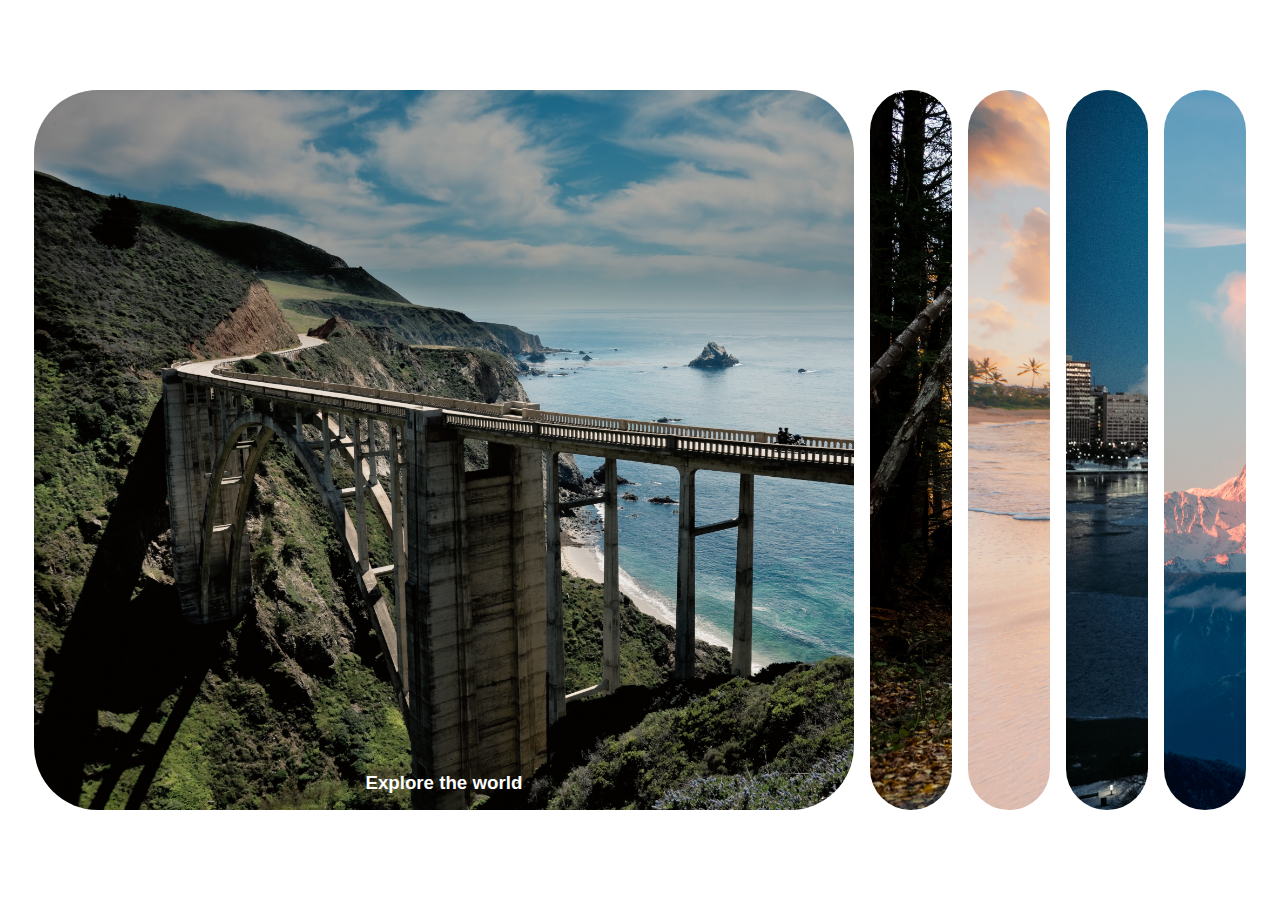
<file: 01_expanding_card/index.html>
<!DOCTYPE html>
<html lang="en">
  <head>
    <meta charset="UTF-8" />
    <meta http-equiv="X-UA-Compatible" content="IE=edge" />
    <meta name="viewport" content="width=device-width, initial-scale=1.0" />
    <title>Expandable cards</title>
    <link rel="stylesheet" href="style.css" />
    <script src="script.js" defer></script>
  </head>
  <body>
    <div class="container">
      <div class="card active" style="background-image: url(./img/1.jpeg)">
        <h3>Explore the world</h3>
      </div>
      <div class="card" style="background-image: url(./img/2.jpeg)">
        <h3>Wild forest</h3>
      </div>
      <div class="card" style="background-image: url(./img/3.jpeg)">
        <h3>Sunny beach</h3>
      </div>
      <div class="card" style="background-image: url(./img/4.jpeg)">
        <h3>City in winter</h3>
      </div>
      <div class="card" style="background-image: url(./img/5.jpeg)">
        <h3>Mountains and clouds</h3>
      </div>
    </div>
  </body>
</html>
</file>
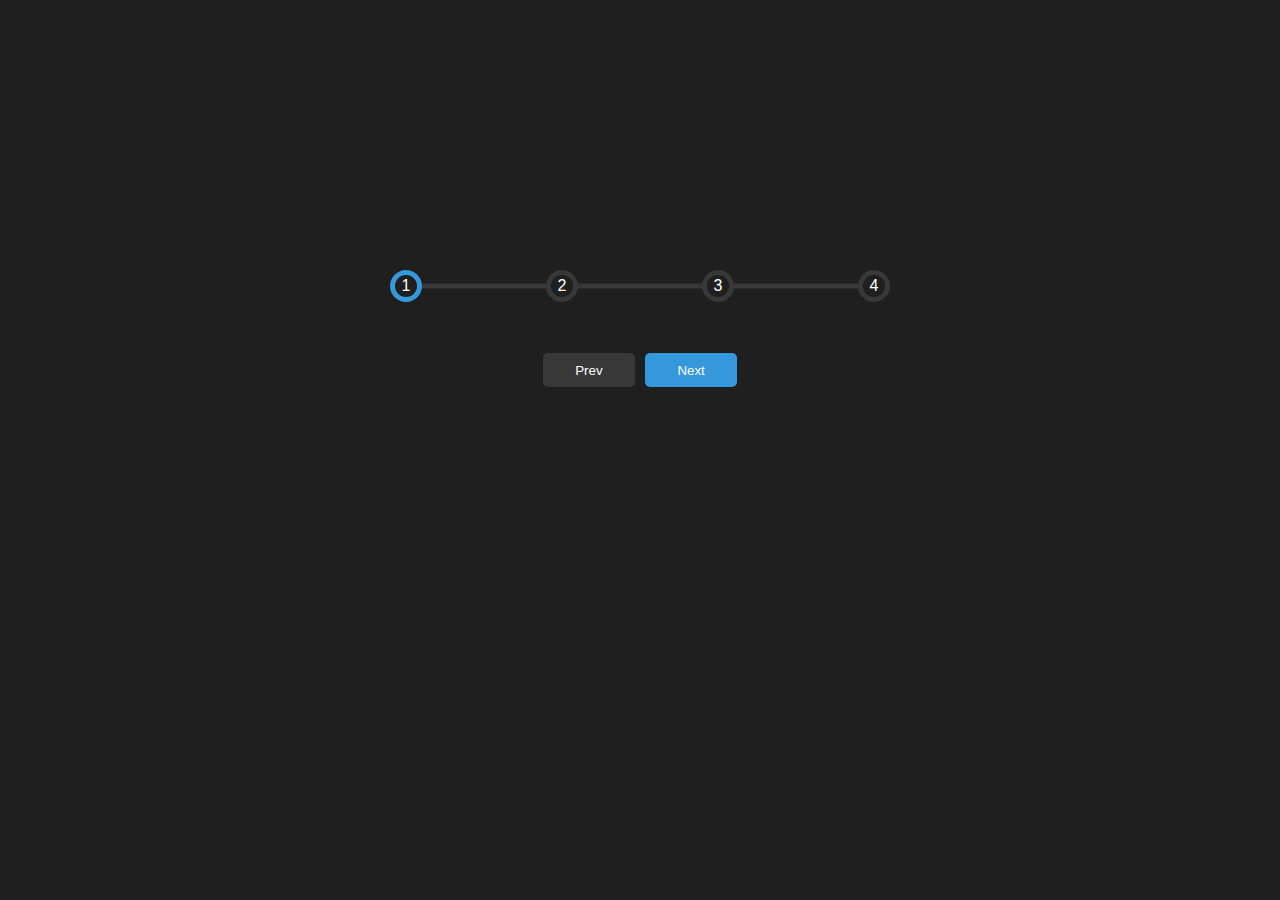
<file: 02_progress_steps/index.html>
<!DOCTYPE html>
<html lang="en">
  <head>
    <meta charset="UTF-8" />
    <meta http-equiv="X-UA-Compatible" content="IE=edge" />
    <meta name="viewport" content="width=device-width, initial-scale=1.0" />
    <title>Document</title>
    <link rel="stylesheet" href="style.css" />
    <script src="script.js" defer></script>
  </head>
  <body>
    <div class="container">
      <div class="items">
        <div class="item active">1</div>
        <div class="item">2</div>
        <div class="item">3</div>
        <div class="item">4</div>
        <div class="gray-line"></div>
        <div class="blue-line"></div>
      </div>
      <div class="buttons">
        <button class="btn prev" disabled>Prev</button>
        <button class="btn next">Next</button>
      </div>
    </div>
  </body>
</html>
</file>
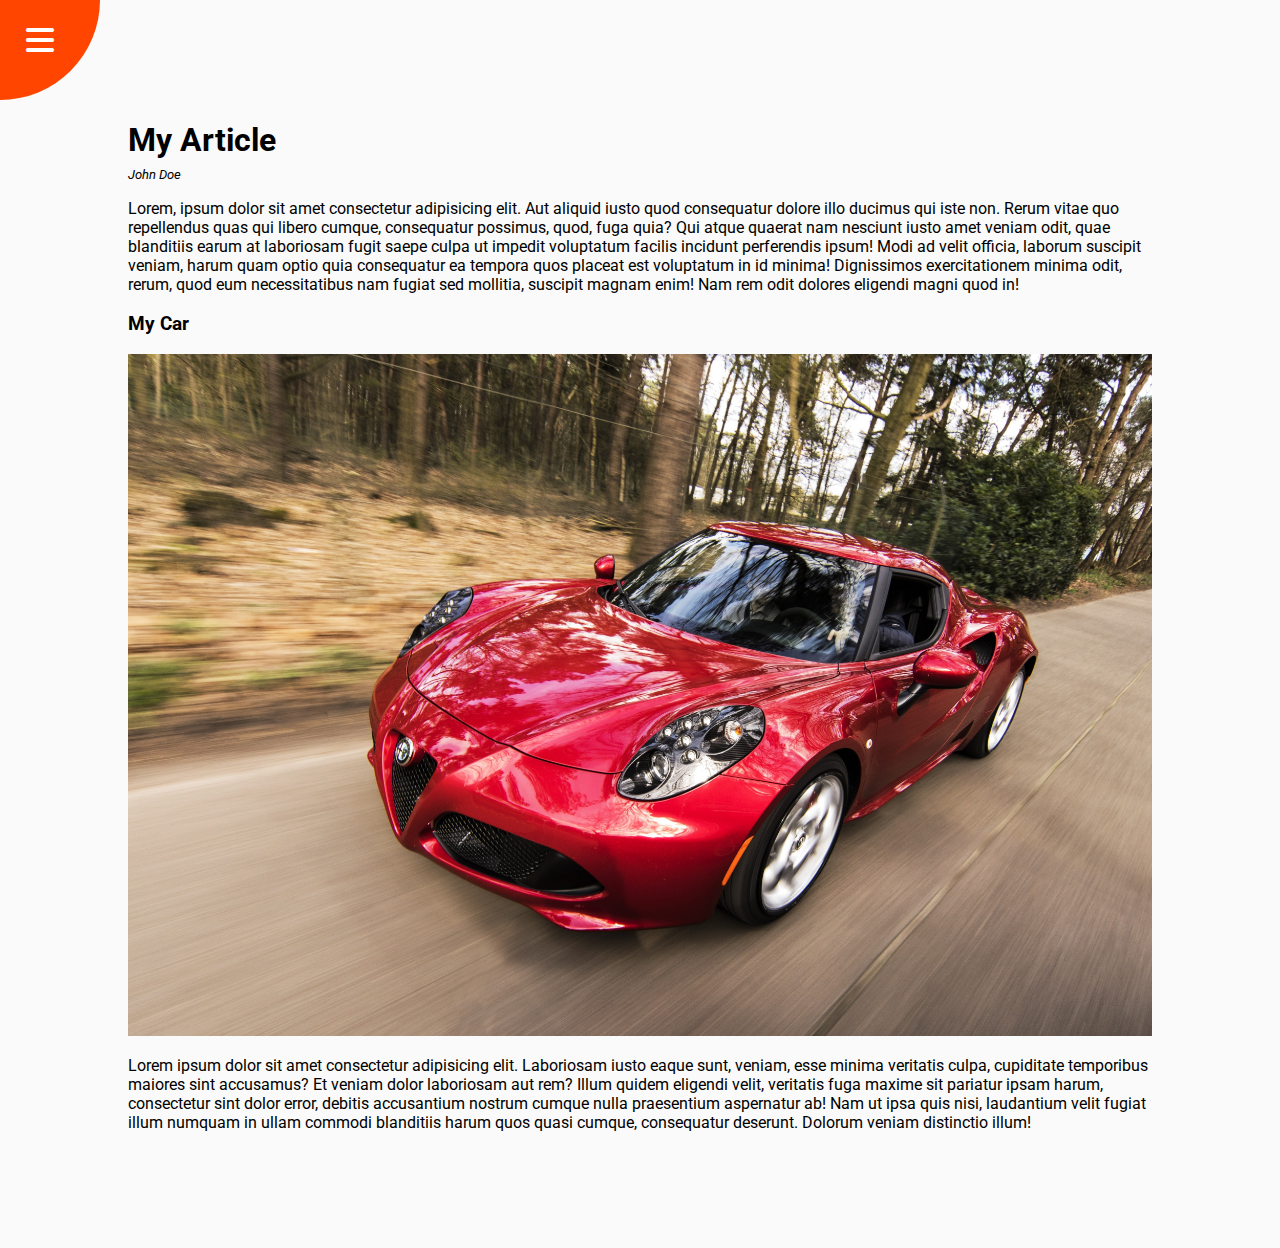
<file: 03_rotating_nav/index.html>
<!DOCTYPE html>
<html lang="en">
  <head>
    <meta charset="UTF-8" />
    <meta http-equiv="X-UA-Compatible" content="IE=edge" />
    <meta name="viewport" content="width=device-width, initial-scale=1.0" />
    <title>Rotating Navigation</title>
    <link rel="stylesheet" href="style.css" />
    <link
      rel="stylesheet"
      href="https://cdnjs.cloudflare.com/ajax/libs/font-awesome/6.3.0/css/all.min.css"
    />
    <script src="./script.js" defer></script>
  </head>
  <body>
    <div class="container">
      <div class="circle">
        <i class="fa-solid fa-xmark"></i>
        <i class="fa-solid fa-bars"></i>
      </div>
      <h1>My Article</h1>
      <small><em>John Doe</em></small>
      <p>
        Lorem, ipsum dolor sit amet consectetur adipisicing elit. Aut aliquid
        iusto quod consequatur dolore illo ducimus qui iste non. Rerum vitae quo
        repellendus quas qui libero cumque, consequatur possimus, quod, fuga
        quia? Qui atque quaerat nam nesciunt iusto amet veniam odit, quae
        blanditiis earum at laboriosam fugit saepe culpa ut impedit voluptatum
        facilis incidunt perferendis ipsum! Modi ad velit officia, laborum
        suscipit veniam, harum quam optio quia consequatur ea tempora quos
        placeat est voluptatum in id minima! Dignissimos exercitationem minima
        odit, rerum, quod eum necessitatibus nam fugiat sed mollitia, suscipit
        magnam enim! Nam rem odit dolores eligendi magni quod in!
      </p>
      <h3>My Car</h3>
      <img src="./car.jpg" alt="car" />
      <p>
        Lorem ipsum dolor sit amet consectetur adipisicing elit. Laboriosam
        iusto eaque sunt, veniam, esse minima veritatis culpa, cupiditate
        temporibus maiores sint accusamus? Et veniam dolor laboriosam aut rem?
        Illum quidem eligendi velit, veritatis fuga maxime sit pariatur ipsam
        harum, consectetur sint dolor error, debitis accusantium nostrum cumque
        nulla praesentium aspernatur ab! Nam ut ipsa quis nisi, laudantium velit
        fugiat illum numquam in ullam commodi blanditiis harum quos quasi
        cumque, consequatur deserunt. Dolorum veniam distinctio illum!
      </p>
    </div>
    <nav>
      <ul>
        <li><i class="fa-solid fa-house"></i> Home</li>
        <li><i class="fa-solid fa-user"></i> About</li>
        <li><i class="fa-solid fa-envelope"></i> Contact</li>
      </ul>
    </nav>
  </body>
</html>
</file>
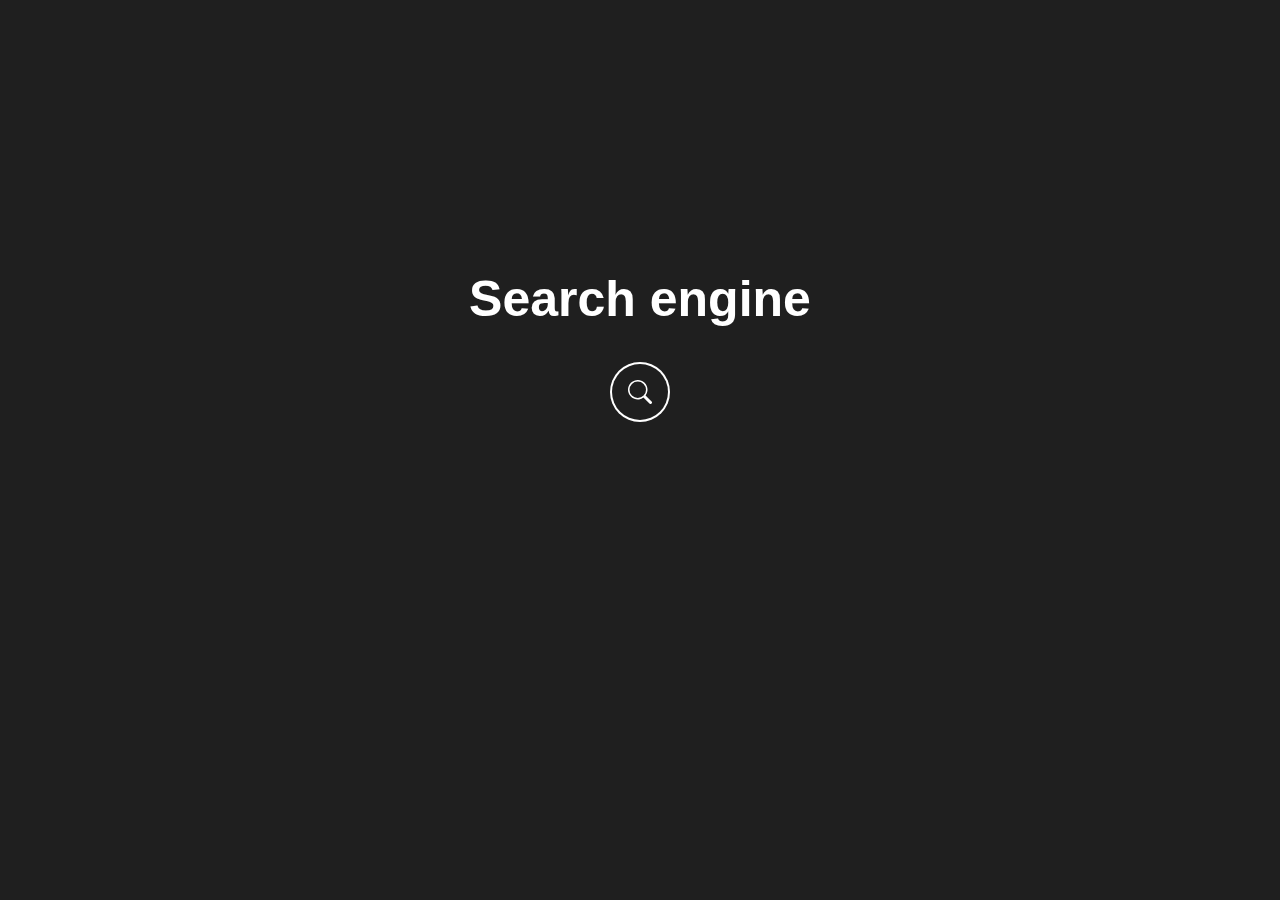
<file: 04_hidden_search/index.html>
<!DOCTYPE html>
<html lang="en">
  <head>
    <meta charset="UTF-8" />
    <meta http-equiv="X-UA-Compatible" content="IE=edge" />
    <meta name="viewport" content="width=device-width, initial-scale=1.0" />
    <title>Hidden Search</title>
    <link rel="stylesheet" href="style.css" />
    <script src="./index.js" defer></script>
  </head>
  <body>
    <div class="container">
      <h1>Search engine</h1>
      <form class="form" method="get" action="https://www.google.com/search">
        <input type="text" class="input" name="q" placeholder="Search..." />
        <button type="button" class="btn">
          <svg
            class="absolute-center"
            xmlns="http://www.w3.org/2000/svg"
            width="24"
            height="24"
            fill="currentColor"
            class="bi bi-search"
            viewBox="0 0 16 16"
          >
            <path
              d="M11.742 10.344a6.5 6.5 0 1 0-1.397 1.398h-.001c.03.04.062.078.098.115l3.85 3.85a1 1 0 0 0 1.415-1.414l-3.85-3.85a1.007 1.007 0 0 0-.115-.1zM12 6.5a5.5 5.5 0 1 1-11 0 5.5 5.5 0 0 1 11 0z"
            />
          </svg>
        </button>
      </form>
    </div>
  </body>
</html>
</file>
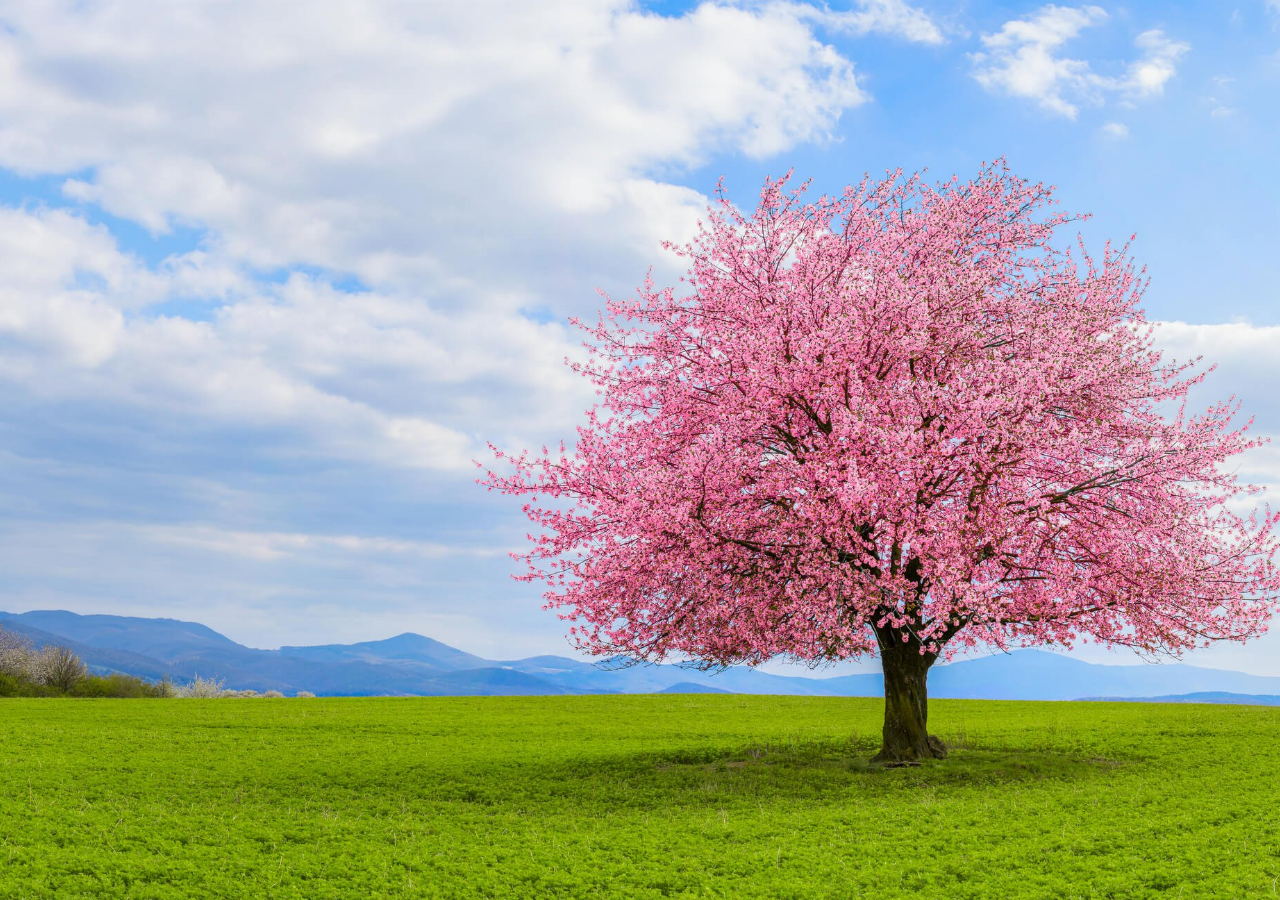
<file: 05_blurry_loading/index.html>
<!DOCTYPE html>
<html lang="en">
  <head>
    <meta charset="UTF-8" />
    <meta http-equiv="X-UA-Compatible" content="IE=edge" />
    <meta name="viewport" content="width=device-width, initial-scale=1.0" />
    <title>Blurry Loading</title>
    <link rel="stylesheet" href="style.css" />
    <script src="script.js" defer></script>
  </head>
  <body>
    <div class="container">
      <div class="bg"></div>
      <div class="percent"></div>
    </div>
  </body>
</html>
</file>
<file: 01_expanding_card/style.css>
* {
  margin: 0;
}
body {
  font-family: sans-serif;
  color: white;
}
.container {
  display: flex;
  margin: 10vh 2vw;
}
.card {
  position: relative;
  height: 80vh;
  background-size: cover;
  border-radius: 4rem;
  margin: 0 0.5rem;
  flex: 1;
  transition: flex 1s ease-in;
  cursor: pointer;
}
.card h3 {
  position: absolute;
  display: none;
  bottom: 1rem;
  left: 50%;
  transform: translate(-50%);
}
.card.active {
  flex: 10;
}
.card.active h3 {
  display: block;
}
</file>
<file: 02_progress_steps/style.css>
* {
  margin: 0;
  box-sizing: border-box;
}
body {
  font-family: sans-serif;
  background-color: #1f1f1f;
  color: white;
}
.container {
  width: 500px;
  margin: 30vh auto;
}
.items {
  position: relative;
  display: flex;
  justify-content: space-between;
  margin: 3rem 0;
}
.item {
  display: flex;
  align-items: center;
  justify-content: center;
  background-color: #1f1f1f;
  width: 2rem;
  height: 2rem;
  border: 5px solid #383838;
  border-radius: 50%;
  transition: 0.5s;
}
.item.active {
  border-color: #3498db;
}
.gray-line,
.blue-line {
  position: absolute;
  width: 100%;
  height: 5px;
  top: 50%;
  transform: translateY(-50%);
  transition: 0.5s;
}
.gray-line {
  background-color: #383838;
  z-index: -2;
}
.blue-line {
  width: 0%;
  background-color: #3498db;
  z-index: -1;
}
.buttons {
  width: fit-content;
  margin: auto;
}
.btn {
  color: white;
  background-color: #3498db;
  border: none;
  border-radius: 5px;
  padding: 0.6rem 2rem;
  margin: 0.2rem;
  cursor: pointer;
}
.btn:hover {
  background-color: #205e88;
}
.btn:disabled {
  background-color: #383838;
  cursor: not-allowed;
}
</file>
<file: 03_rotating_nav/style.css>
@import url("https://fonts.googleapis.com/css2?family=Roboto&display=swap");

* {
  box-sizing: border-box;
}
body {
  font-family: "Roboto";
  background-color: #333;
  margin: 0;
}
nav {
  position: fixed;
  bottom: 20px;
  left: -200px;
  transition: 0.5s;
}
ul {
  list-style-type: none;
  color: white;
}
li {
  margin-top: 1rem;
}
h1 {
  margin-bottom: 5px;
}
img {
  width: 100%;
}
.container {
  background-color: #fafafa;
  padding: 100px 10vw;
  transform-origin: top left;
  transition: transform 0.5s;
}
.container.rotate {
  transform: rotate(-20deg);
}
.container.rotate .circle {
  transform: rotate(-70deg);
}
.container.rotate + nav {
  left: 10px;
}
.circle {
  position: absolute;
  width: 200px;
  height: 200px;
  background-color: orangered;
  border-radius: 50%;
  top: -100px;
  left: -100px;
  transition: 0.5s;
  cursor: pointer;
}
.fa-xmark,
.fa-bars {
  position: absolute;
  color: white;
  font-size: 2rem;
  top: 70%;
  left: 70%;
  transform: translate(-50%, -50%);
}
.fa-xmark {
  left: 30%;
}
</file>
<file: 04_hidden_search/style.css>
body {
  font-family: sans-serif;
  background-color: #1f1f1f;
}
h1 {
  font-size: 50px;
  text-align: center;
  color: white;
}
.container {
  width: fit-content;
  margin: 30vh auto;
}
.form {
  position: relative;
  width: fit-content;
  margin: auto;
}
.input {
  width: 60px;
  height: 60px;
  font-size: 32px;
  padding: 0;
  border: none;
  border-radius: 30px;
  transition: width 1s;
  color: white;
}
.input:focus {
  outline: none;
}
.input::placeholder {
  opacity: 0;
}
.input.active {
  width: 300px;
  padding: 0 60px 0 25px;
  color: black;
}
.input.active::placeholder {
  opacity: 1;
}
.btn {
  position: absolute;
  color: white;
  background-color: #1f1f1f;
  width: 56px;
  height: 56px;
  border: none;
  border-radius: 50%;
  top: 2px;
  right: 2px;
  cursor: pointer;
}
.absolute-center {
  position: absolute;
  top: 50%;
  left: 50%;
  transform: translate(-50%, -50%);
}
</file>
<file: 05_blurry_loading/style.css>
@import url("https://fonts.googleapis.com/css2?family=Ubuntu&display=swap");

body {
  font-family: "Ubuntu";
  margin: 0;
}
.container {
  position: relative;
}
.bg {
  height: 100vh;
  background: url(./bg.jpg) no-repeat center center/cover;
  filter: blur(100px);
  transition: filter 5s;
}
.bg.active {
  filter: blur(0);
}
.bg.active + .percent {
  opacity: 0;
}
.percent {
  position: absolute;
  font-size: 50px;
  top: 50%;
  left: 50%;
  transform: translate(-50%, -50%);
  opacity: 1;
  transition: opacity 5s;
}
</file>
